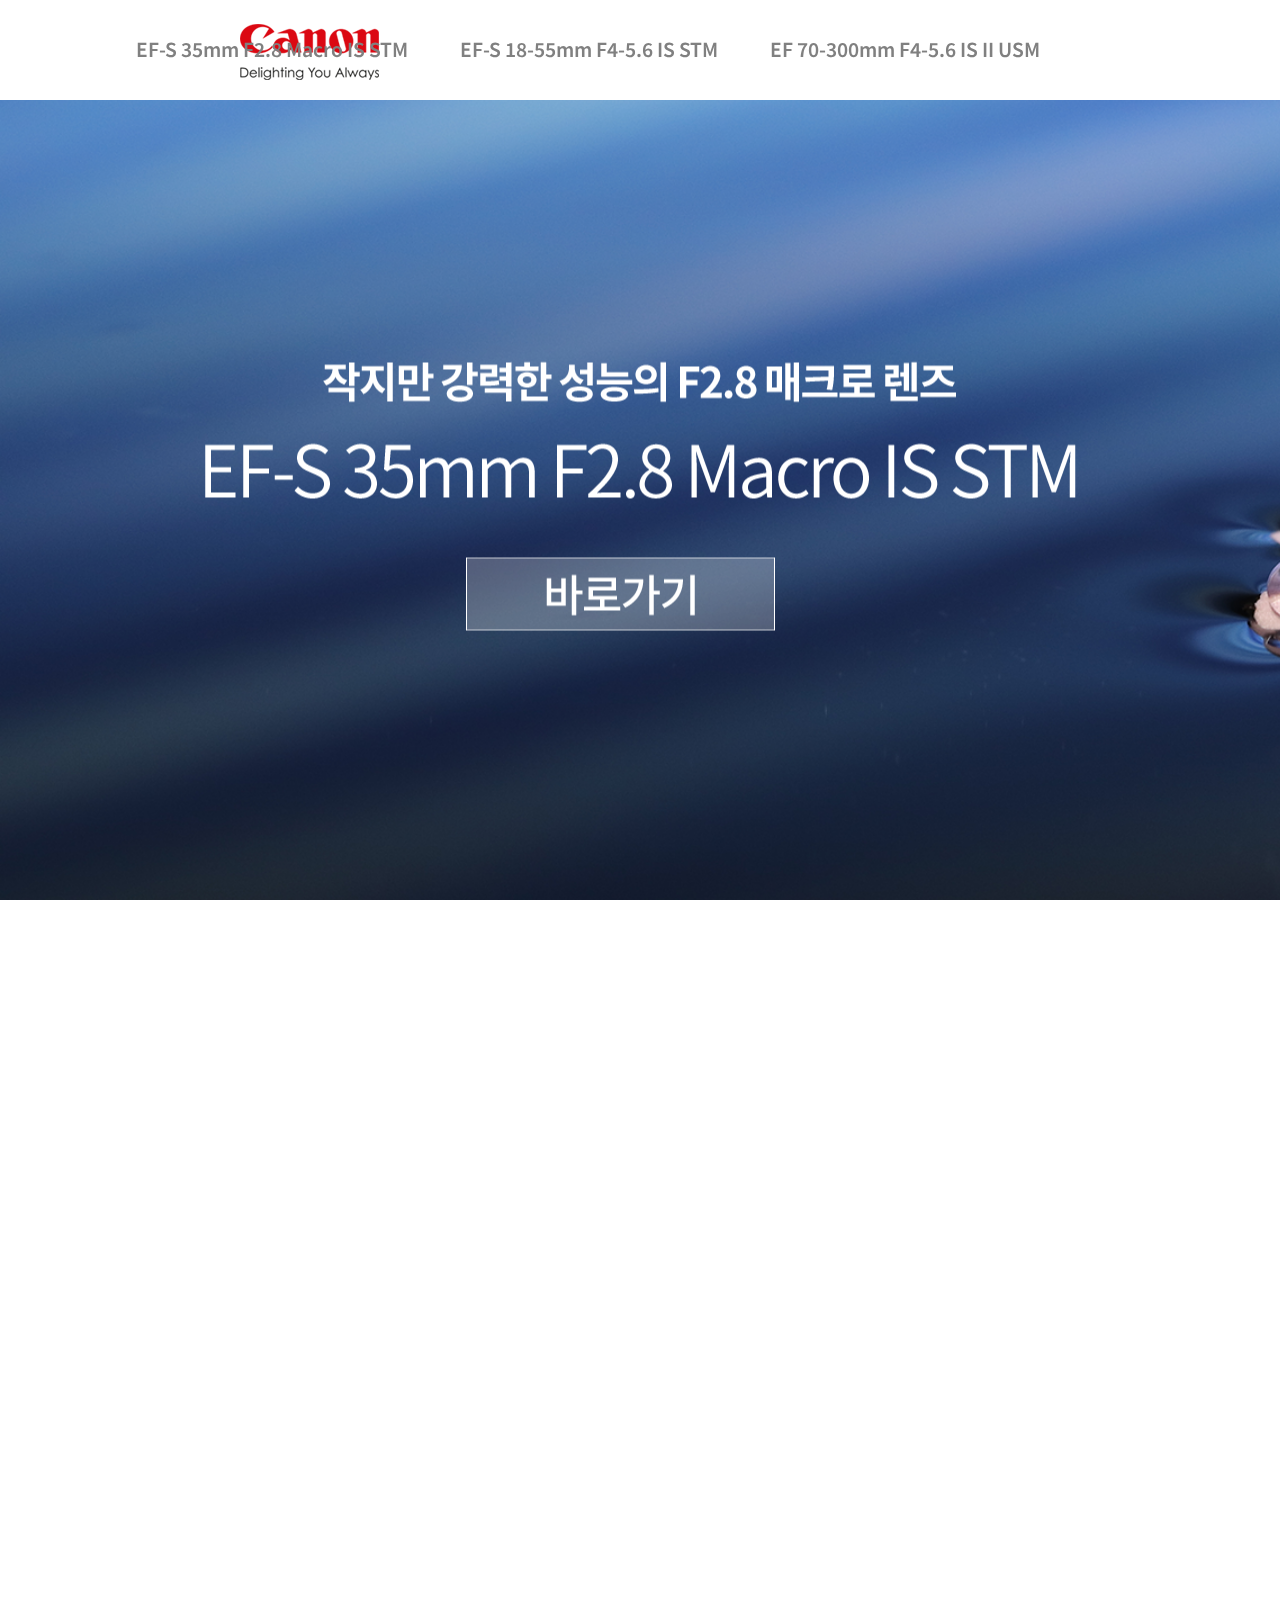
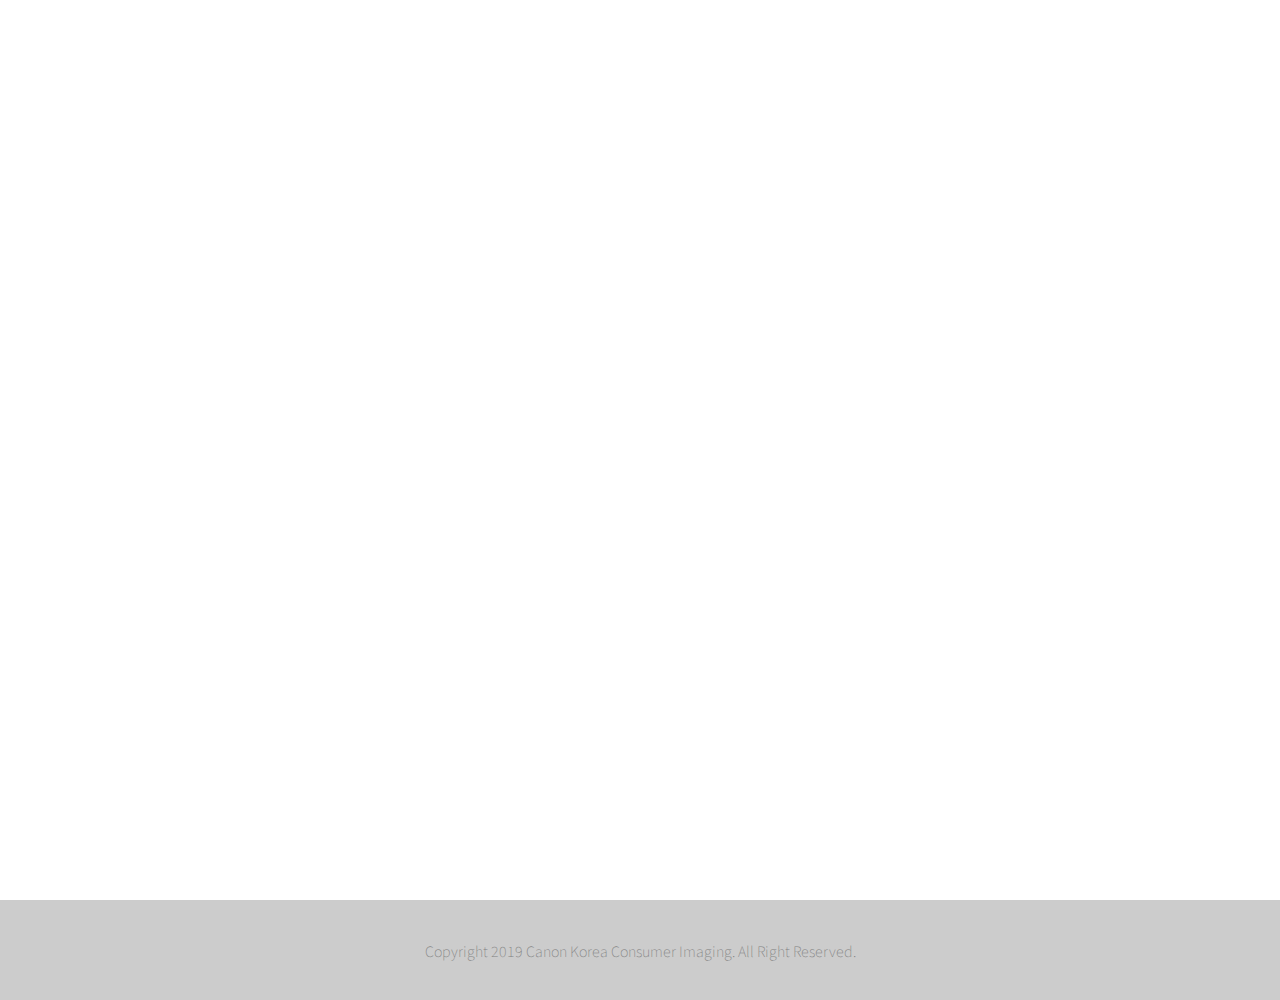
<file: index.html>
<!DOCTYPE html>
<html lang="kr">
  <head>
    <meta charset="utf-8">
    <link href="https://fonts.googleapis.com/css?family=Noto+Sans+KR"
    rel="stylesheet">
    <title></title>
    <style>
      body, h1 {
        margin: 0px;
      }
      #scene{
       height: 800px;
       overflow: hidden;
       background-size: cover;
       background-attachment: fixed;
     }
      .one{background-image: url(images/index_07.png);}
      .two{background-image: url(images/index_08.png);}
      .three{background-image: url(images/index_09.png);}
      #scene h1{
        position: relative;
        left: 50%;
        top: 50%;
        transform: translateX(-50%) translateY(-50%);
        text-align: center;
      }
      /*---푸터적용---*/
      footer{
        height: 100px;
        background-color: rgba(0, 0, 0, 0.2);
        }
        .footer{
          position: relative;
          left: 50%;
          top: 50%;
          transform: translateX(-50%) translateY(-50%);
          text-align: center;
          font-family: 'Noto Sans KR', sans-serif;
          font-size: 0.9rem;
          font-weight: 100;
          color: gray;
        }
        /*---네비게이션처리---*/
        .wrap{
          border: 0px solid red;
          height: 100px;
          width: 100%
          position: fixed;
          background-color: white;
          z-index: 10;
        }
        .logo{
          border: 0px solid blue;
          display: inline-block;
          margin-left: 240px;
        }
        .nav{
          border: 0px solid green;
          position: fixed;
          right: 240px;
          top: 35px;
          display: inline-block;
          font-family: 'Noto Sans KR', sans-serif;
          font-size: 1.2rem;
          font-weight: 600;
          color: gray;
        }
        .space{
          margin-left: 3rem;
        }
        a, a:link :visited :active{
          text-decoration: none;
          color: gray;
        }
        a:hover{
          color: red;
        }
    </style>
  </head>
  <body>
    <nav class="wrap">
      <div class="logo">
        <img src="images/index_02.png">
      </div>
      <div class="nav">
        <a href="p01.html">EF-S 35mm F2.8 Macro IS STM</a>
        <span class="space"></span>
        <a href="p02.html">EF-S 18-55mm F4-5.6 IS STM</a>
        <span class="space"></span>
        <a href="p03.html">EF 70-300mm F4-5.6 IS II USM</a>
      </div>
    </nav>
    <section id="scene" class="one">
     <h1><a href="p01.html"><img src="images/t01.png"></a></h1>
    </section>
    <section id="scene" class="two">
     <h1><a href="p02.html"><img src="images/t02.png"></a></h1>
    </section>
    <section id="scene" class="three">
     <h1><a href="p03.html"><img src="images/t03.png"></a></h1>
    </section>
    <footer>
     <div class="footer">
      Copyright 2019 Canon Korea Consumer Imaging. All Right
      Reserved.</footer>
 </body>
</html>
</file>
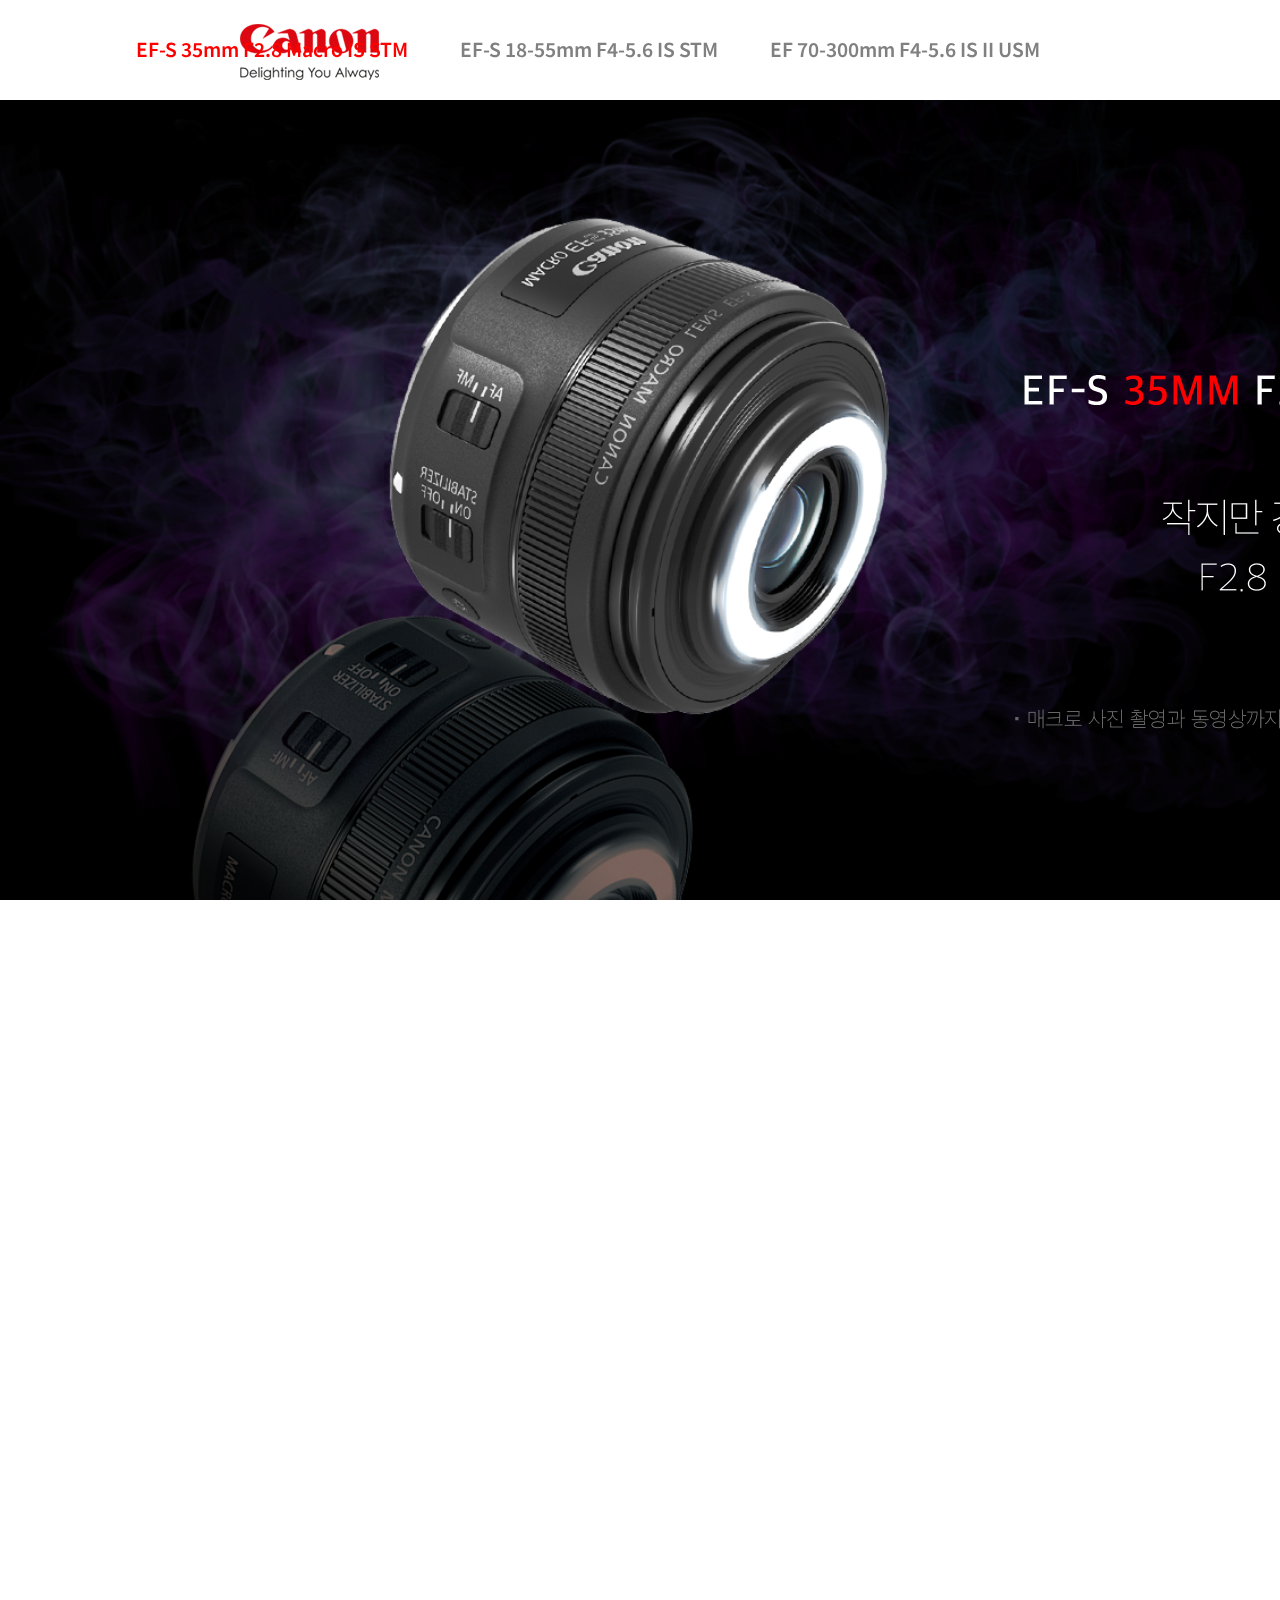
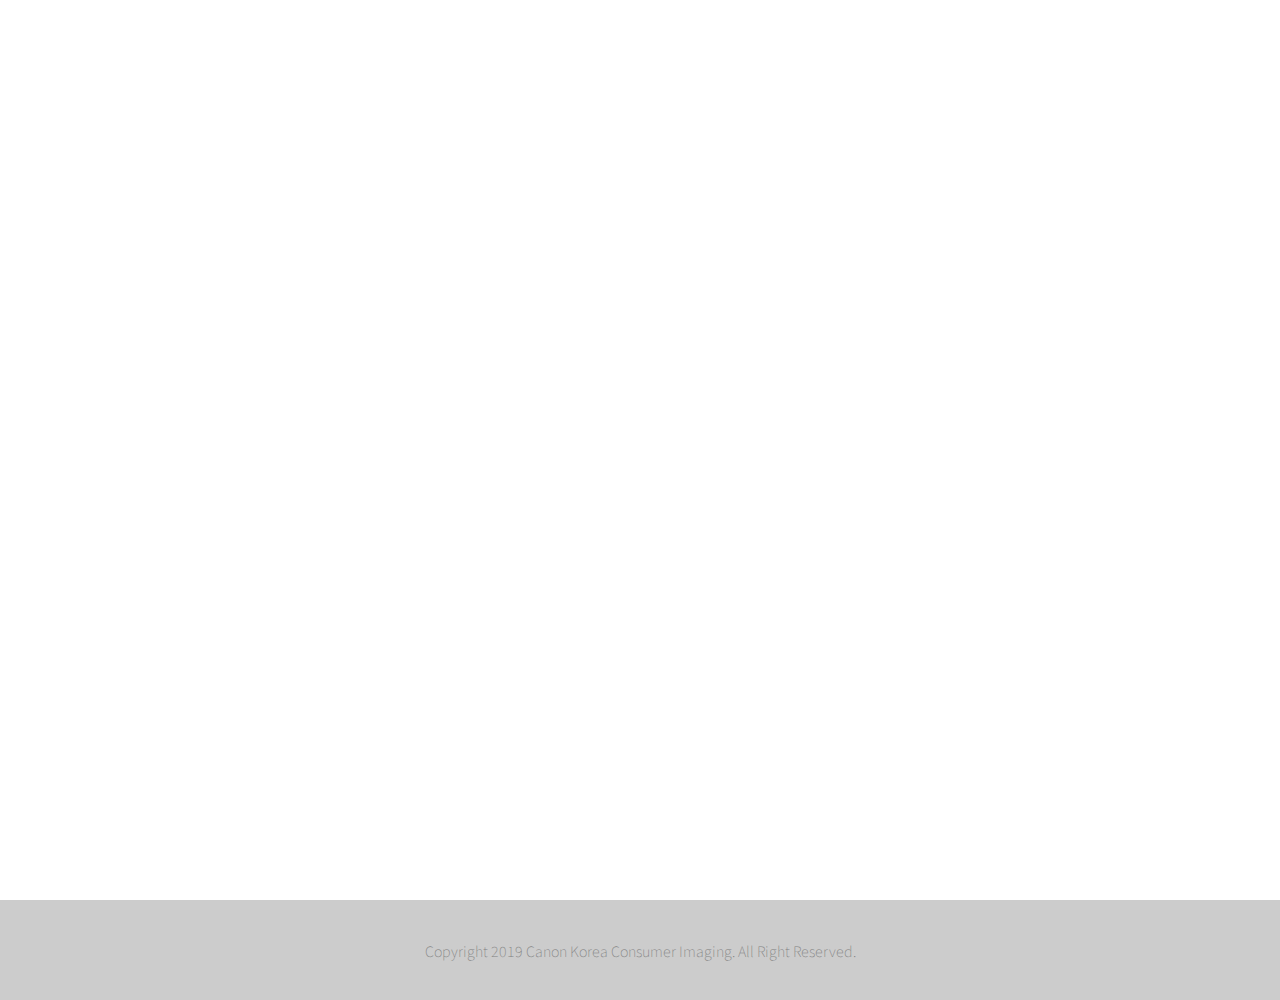
<file: p01.html>
<!DOCTYPE html>
<html lang="kr">
  <head>
    <meta charset="utf-8">
    <link rel="stylesheet" href="css.css">
    <link href="https://fonts.googleapis.com/css?family=Noto+Sans+KR"
    rel="stylesheet">
    <title></title>

    <style>
      body, h1 {
        margin: 0px;
      }
      #scene{
       height: 800px;
       overflow: hidden;
       background-size: cover;
       background-attachment: fixed;
     }
      .one{background-image: url(images/index_11.png);}
      .two{background-image: url(images/index_12.png);}
      .three{background-image: url(images/index_13.png);}
      #scene h1{
        position: relative;
        left: 50%;
        top: 50%;
        transform: translateX(-50%) translateY(-50%);
        text-align: center;
      }
      /*---푸터적용---*/
      footer{
        height: 100px;
        background-color: rgba(0, 0, 0, 0.2);
        }
        .footer{
          position: relative;
          left: 50%;
          top: 50%;
          transform: translateX(-50%) translateY(-50%);
          text-align: center;
          font-family: 'Noto Sans KR', sans-serif;
          font-size: 0.9rem;
          font-weight: 100;
          color: gray;
        }
        /*---네비게이션처리---*/
        .wrap{
          border: 0px solid red;
          height: 100px;
          width: 100%
          position: fixed;
          background-color: white;
          z-index: 10;
        }
        .logo{
          border: 0px solid blue;
          display: inline-block;
          margin-left: 240px;
        }
        .nav{
          border: 0px solid green;
          position: fixed;
          right: 240px;
          top: 35px;
          display: inline-block;
          font-family: 'Noto Sans KR', sans-serif;
          font-size: 1.2rem;
          font-weight: 600;
          color: gray;
        }
        .space{
          margin-left: 3rem;
        }
        a, a:link :visited :active{
          text-decoration: none;
          color: gray;
        }
        a:hover{
          color: red;
        }
    </style>

  </head>
  <body>
    <nav class="wrap">
      <div class="logo">
        <a href="index.html"><img src="images/index_02.png">
      </div>
      <div class="nav">
        <a href="p01.html" style="color:red">EF-S 35mm F2.8 Macro IS STM</a>
        <span class="space"></span>
        <a href="p02.html">EF-S 18-55mm F4-5.6 IS STM</a>
        <span class="space"></span>
        <a href="p03.html">EF 70-300mm F4-5.6 IS II USM</a>
      </div>
    </nav>

    <section id="scene" class="one">
     ><img src="images/t04.png"></a></h1>
    </section>
    <section id="scene" class="two">
     <img src="images/t05.png"></a></h1>
    </section>
    <section id="scene" class="three">
     <img src="images/t06.png"></a></h1>
    </section>

     <section class="bodywrap">
       <div class="page">
       </div>
     </section>
    <footer>
     <div class="footer">
      Copyright 2019 Canon Korea Consumer Imaging. All Right
      Reserved.</footer>
 </body>
</html>
</file>
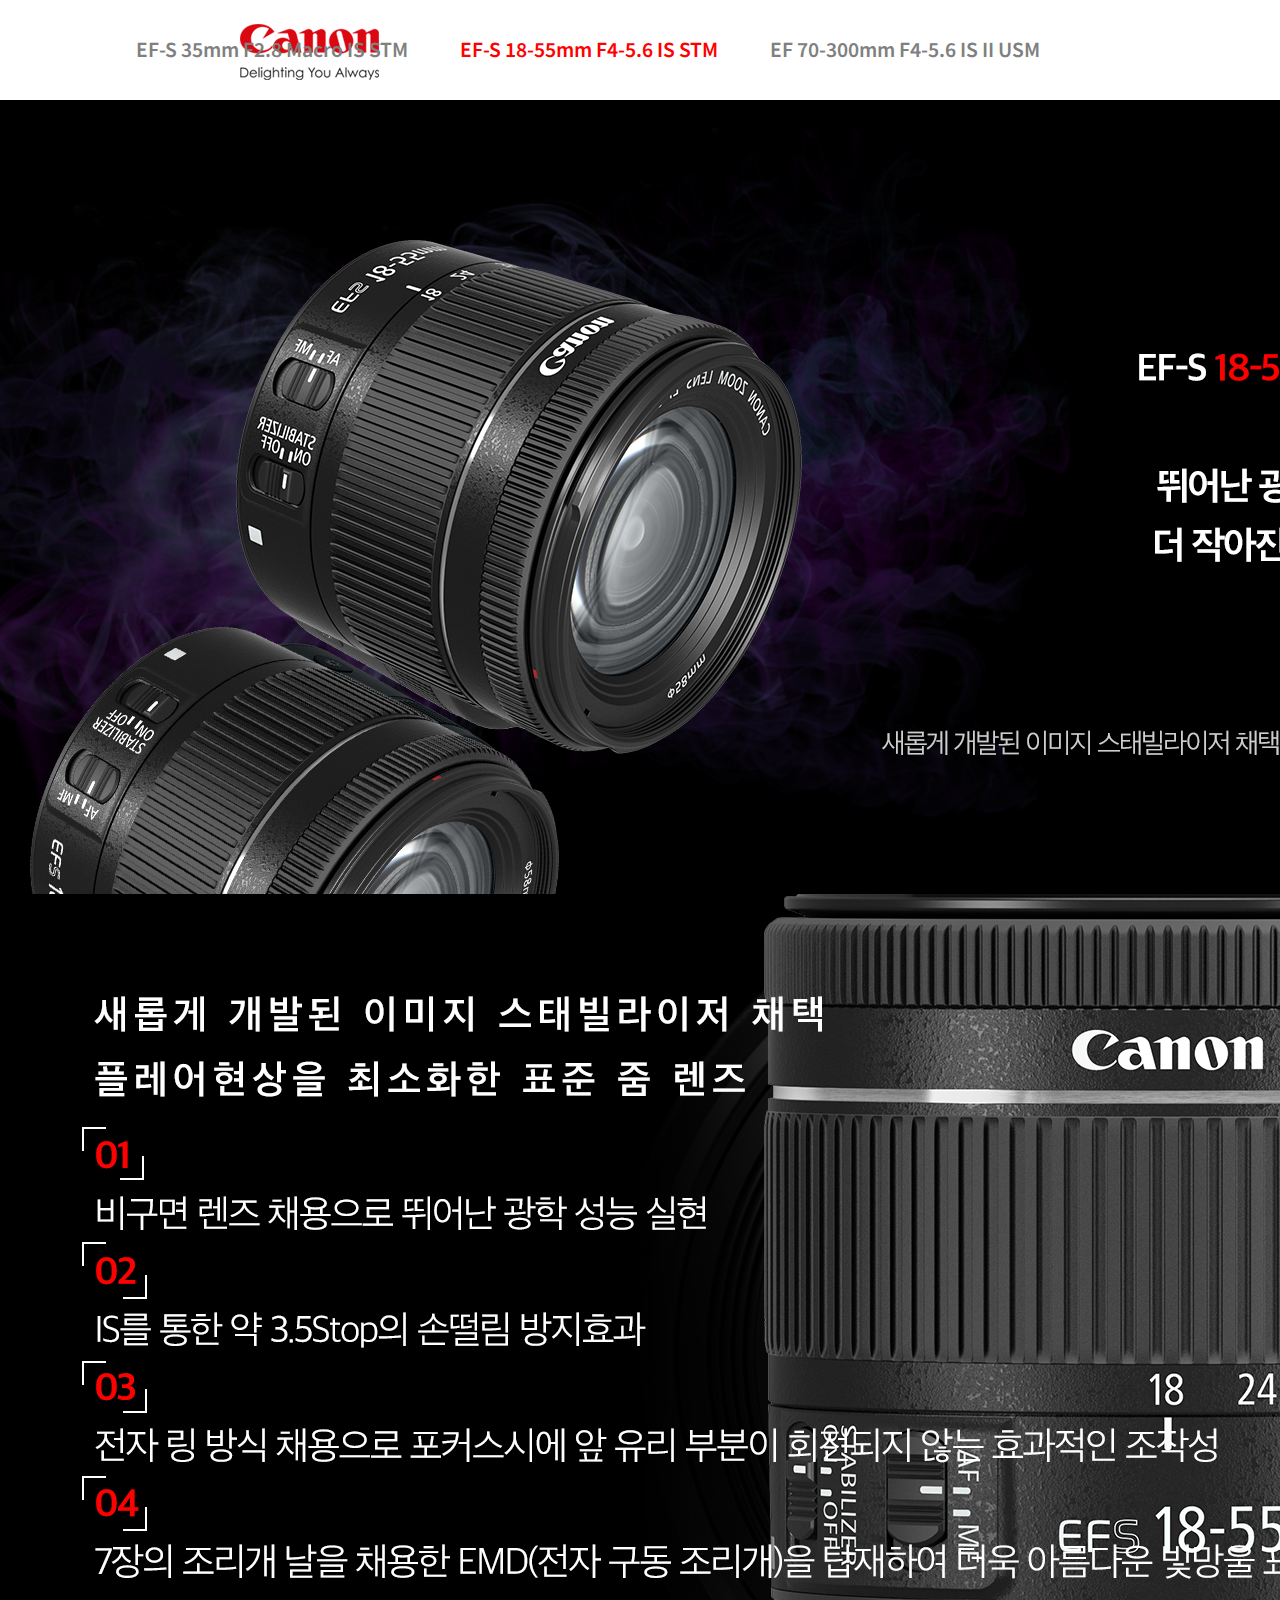
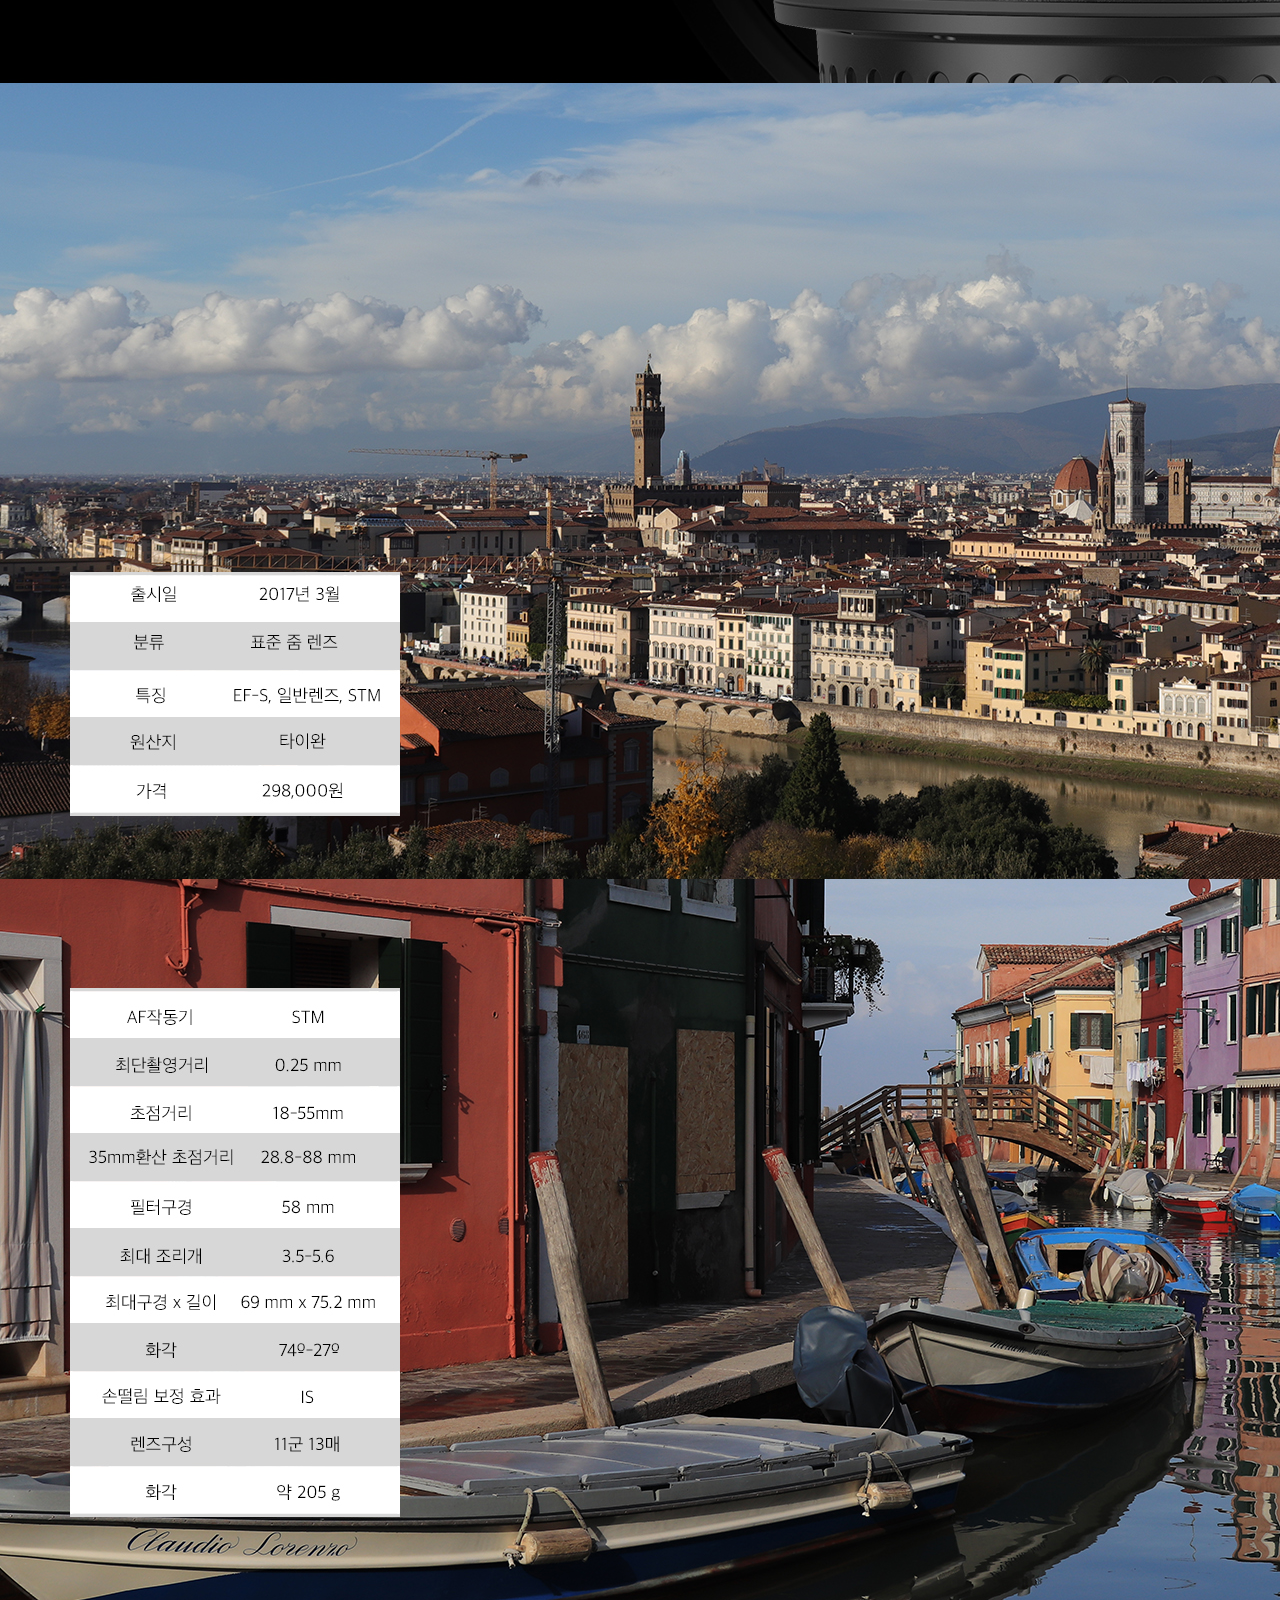
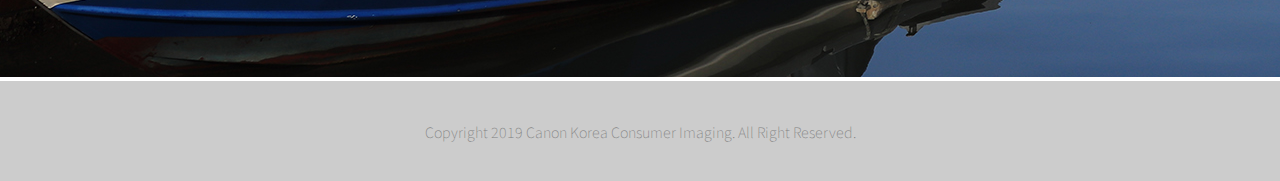
<file: p02.html>
<!DOCTYPE html>
<html lang="kr">
  <head>
    <meta charset="utf-8">
    <link rel="stylesheet" href="css.css">
    <link href="https://fonts.googleapis.com/css?family=Noto+Sans+KR"
    rel="stylesheet">
    <title></title>

  </head>
  <body>
    <nav class="wrap">
      <div class="logo">
        <a href="index.html"><img src="images/index_02.png">
      </div>
      <div class="nav">
        <a href="p01.html">EF-S 35mm F2.8 Macro IS STM</a>
        <span class="space"></span>
        <a href="p02.html" style="color:red">EF-S 18-55mm F4-5.6 IS STM</a>
        <span class="space"></span>
        <a href="p03.html">EF 70-300mm F4-5.6 IS II USM</a>
      </div>
    </nav>
     <section class="bodywrap">
       <div class="page">
         <img src="images/p_02.jpg">
       </div>
     </section>
    <footer>
     <div class="footer">
      Copyright 2019 Canon Korea Consumer Imaging. All Right
      Reserved.</footer>
 </body>
</html>
</file>
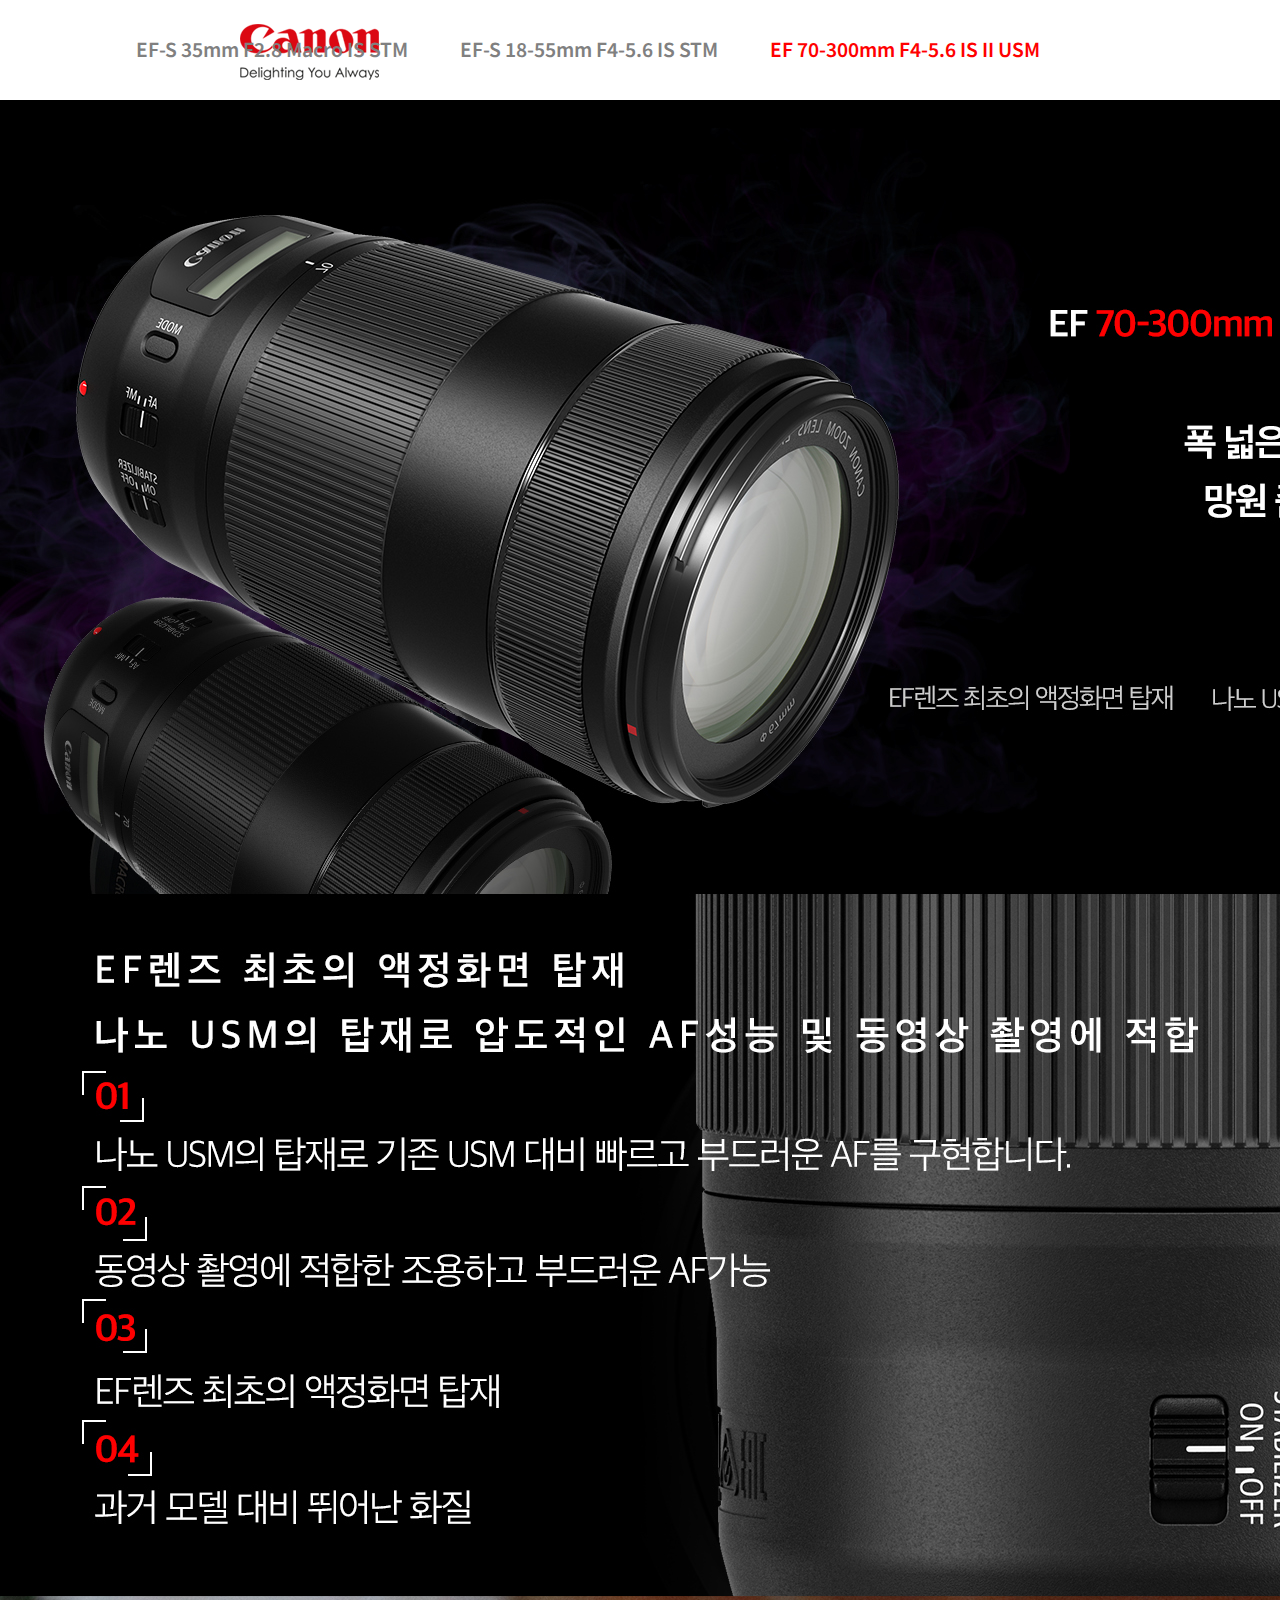
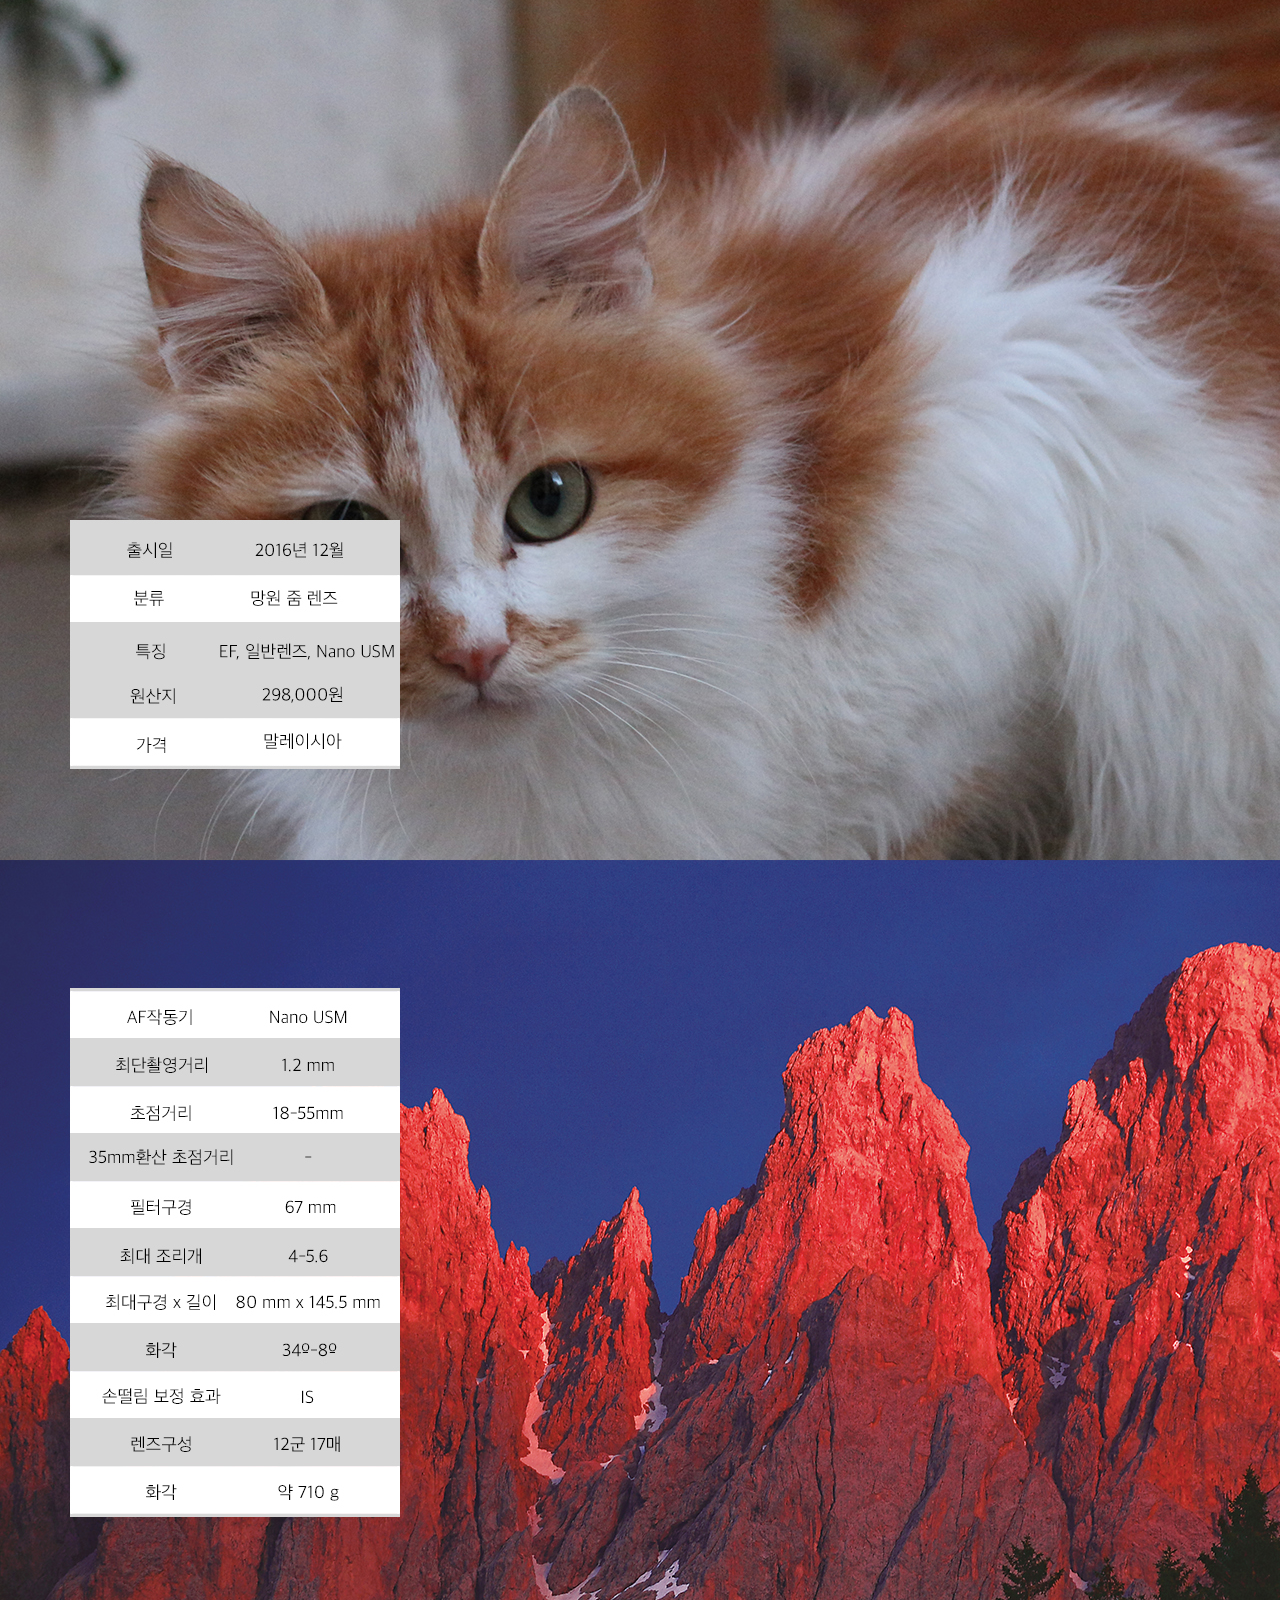
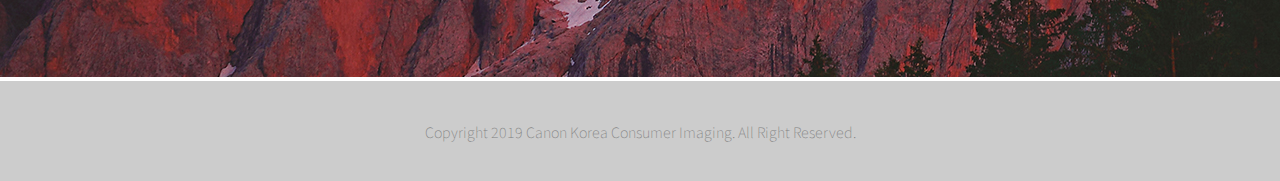
<file: p03.html>
<!DOCTYPE html>
<html lang="kr">
  <head>
    <meta charset="utf-8">
    <link rel="stylesheet" href="css.css">
    <link href="https://fonts.googleapis.com/css?family=Noto+Sans+KR"
    rel="stylesheet">
    <title></title>

  </head>
  <body>
    <nav class="wrap">
      <div class="logo">
        <a href="index.html"><img src="images/index_02.png">
      </div>
      <div class="nav">
        <a href="p01.html">EF-S 35mm F2.8 Macro IS STM</a>
        <span class="space"></span>
        <a href="p02.html">EF-S 18-55mm F4-5.6 IS STM</a>
        <span class="space"></span>
        <a href="p03.html" style="color:red">EF 70-300mm F4-5.6 IS II USM</a>
      </div>
    </nav>
     <section class="bodywrap">
       <div class="page">
         <img src="images/p_03.jpg">
       </div>
     </section>
    <footer>
     <div class="footer">
      Copyright 2019 Canon Korea Consumer Imaging. All Right
      Reserved.</footer>
 </body>
</html>
</file>
<file: css.css>
body, h1 {
  margin: 0px;
}
#scene{
 height: 800px;
 overflow: hidden;
 background-size: cover;
 background-attachment: fixed;
}
.one{background-image: url(images/index_07.png);}
.two{background-image: url(images/index_08.png);}
.three{background-image: url(images/index_09.png);}
#scene h1{
  position: relative;
  left: 50%;
  top: 50%;
  transform: translateX(-50%) translateY(-50%);
  text-align: center;
}
/*---푸터적용---*/
footer{
  height: 100px;
  background-color: rgba(0, 0, 0, 0.2);
  }
  .footer{
    position: relative;
    left: 50%;
    top: 50%;
    transform: translateX(-50%) translateY(-50%);
    text-align: center;
    font-family: 'Noto Sans KR', sans-serif;
    font-size: 0.9rem;
    font-weight: 100;
    color: gray;
  }
  /*---네비게이션처리---*/
  .wrap{
    border: 0px solid red;
    height: 100px;
    width: 100%
    position: static;
    background-color: white;
    z-index: 10;
  }
  .logo{
    border: 0px solid blue;
    display: inline-block;
    margin-left: 240px;
  }
  .nav{
    border: 0px solid green;
    position: absolute;
    right: 240px;
    top: 35px;
    display: inline-block;
    font-family: 'Noto Sans KR', sans-serif;
    font-size: 1.2rem;
    font-weight: 600;
    color: gray;
  }
  .space{
    margin-left: 3rem;
  }
  a, a:link :visited :active{
    text-decoration: none;
    color: gray;
  }
  a:hover{
    color: red;
  }
  /*---서브페이지구성---*/
  .bodywrap{
    top: 100px;
    width: 100%;
    height: 100%;
  }
  .page{
    position: relative;
    width: 1440px;
    left: 50%;
    transform: translateX(-50%);
  }
</file>
